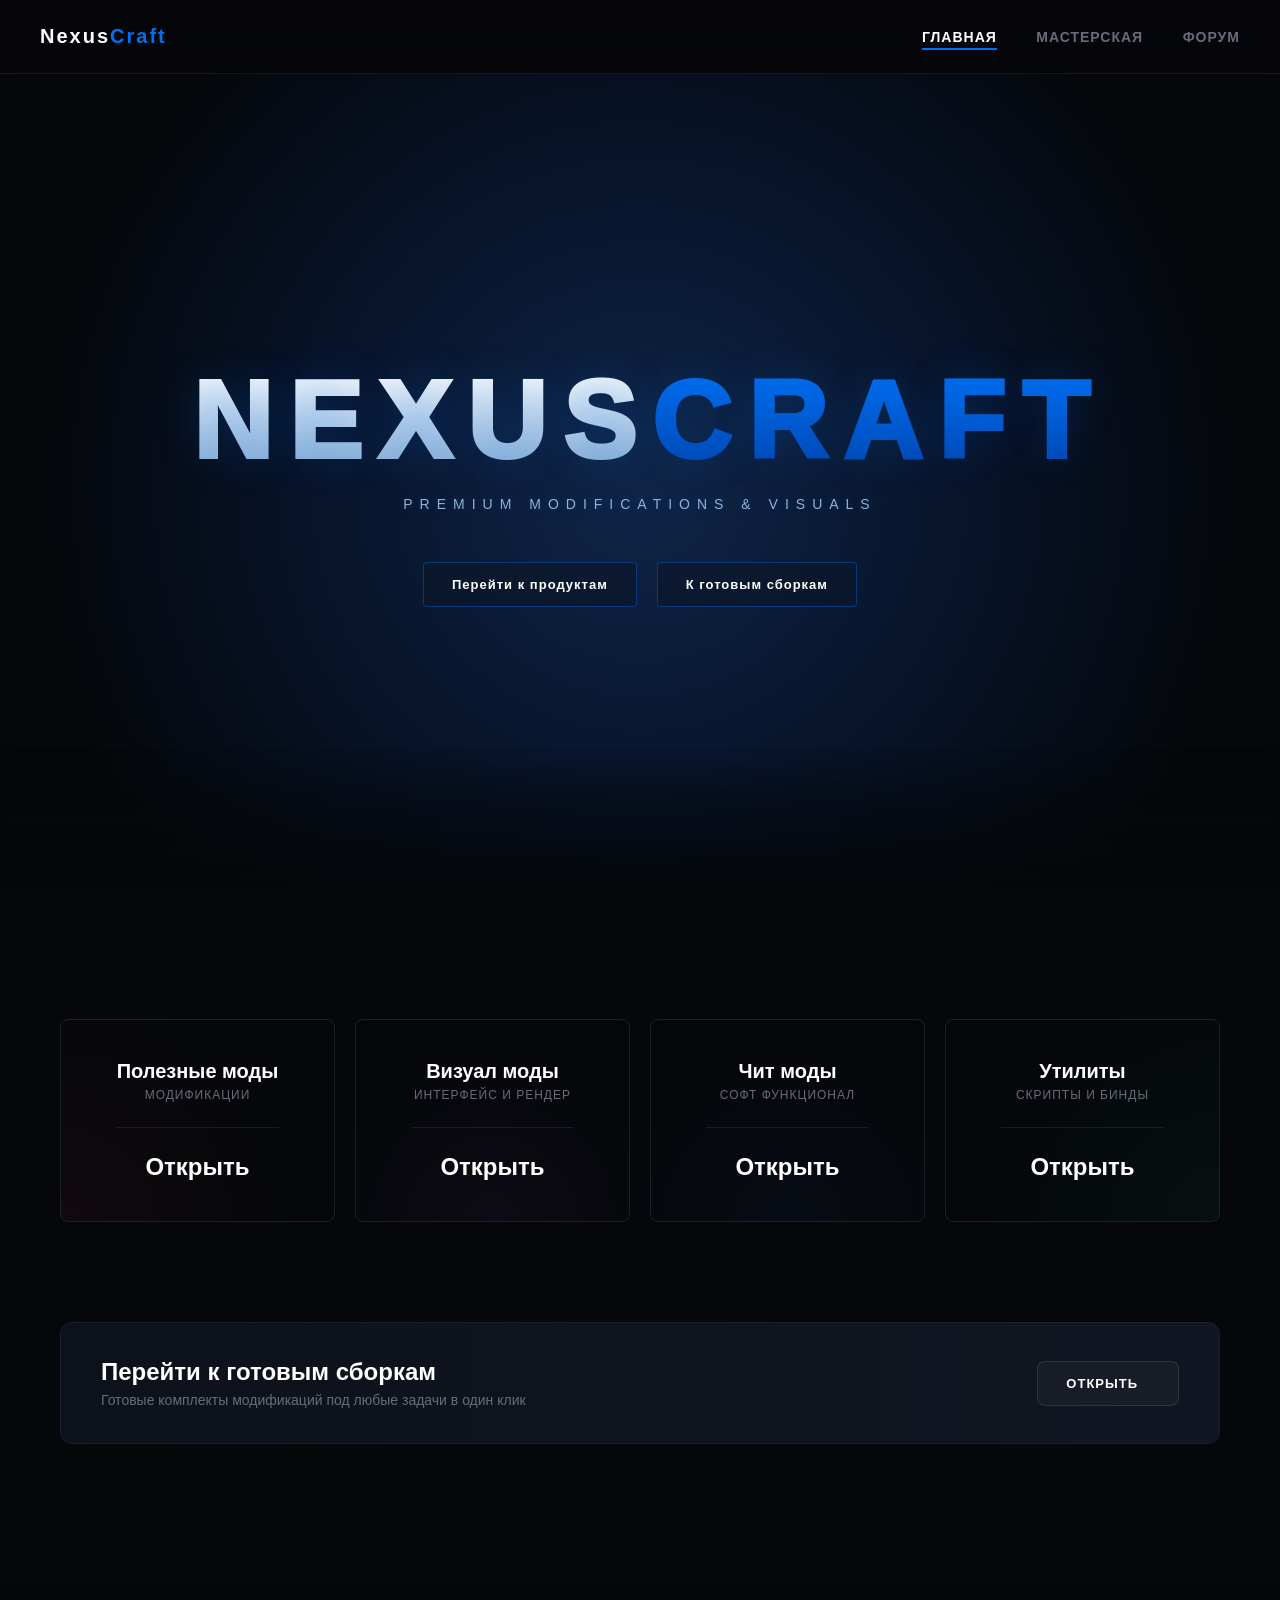
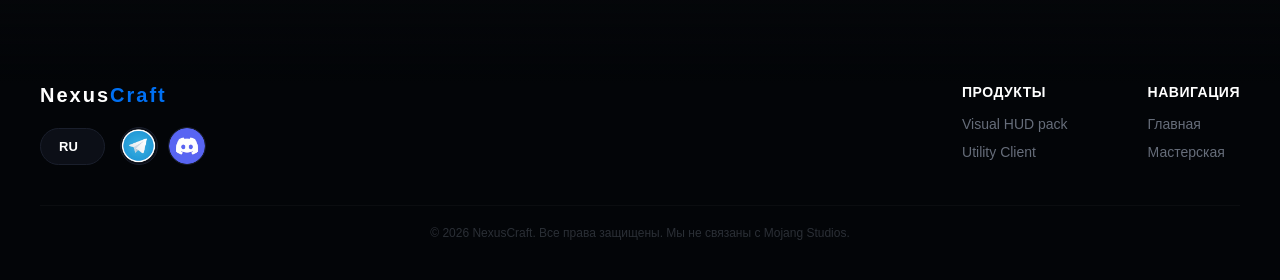
<file: index.html>
<!DOCTYPE html>
<html lang="ru">
<head>
    <meta charset="UTF-8">
    <meta name="viewport" content="width=device-width, initial-scale=1.0">
    <title>NexusCraft — Premium Minecraft Ecosystem</title>
    <!-- Подключение файла стилей -->
    <link rel="stylesheet" href="style.css">
    <!-- Иконки Font Awesome -->
    <link rel="stylesheet" href="https://cloudflare.com">
    
    <!-- ЗАЩИТНЫЙ СТИЛЬ ОТ ЧЕРНОГО ЭКРАНА -->
    <style>
        body, .home-wrapper, .catalog-section, #builds-page-screen, #home-screen {
            opacity: 1 !important;
            transform: none !important;
            display: block !important;
        }
        .hidden {
            display: none !important;
        }
    </style>
</head>
<body>
    <!-- ШАПКА САЙТА (НАВИГАЦИЯ) -->
    <header>
        <div class="nav-container">
            <a href="index.html" class="logo" id="nav-logo">Nexus<span>Craft</span></a>
            <nav class="nav-links">
                <a href="index.html" id="link-home" class="active" data-translate="nav_home">Главная</a>
                <a href="workshop.html" id="link-mods" data-translate="nav_workshop">Мастерская</a>
                <a href="forum.html" id="link-forum" data-translate="nav_forum">Форум</a>
            </nav>
        </div>
    </header>

    <!-- ГЛАВНАЯ СТРАНИЦА (ОБЕРТКА) -->
    <section class="home-wrapper screen-fade-in" id="home-screen">
        <!-- ВЕРХНИЙ БЛОК ПРИВЕТСТВИЯ -->
        <div class="hero-section">
            <div class="hero-content">
                <div class="main-title">
                    <span class="letter">N</span>
                    <span class="letter">E</span>
                    <span class="letter">X</span>
                    <span class="letter">U</span>
                    <span class="letter">S</span>
                    <span class="letter accent-letter">C</span>
                    <span class="letter accent-letter">R</span>
                    <span class="letter accent-letter">A</span>
                    <span class="letter accent-letter">F</span>
                    <span class="letter accent-letter">T</span>
                </div>
                <div class="sub-title" data-translate="hero_subtitle">PREMIUM MODIFICATIONS & VISUALS</div>
                <div class="hero-buttons">
                    <button class="nav-trigger-btn" id="to-products-btn" data-translate="btn_to_products">Перейти к продуктам</button>
                    <a href="builds.html" class="nav-trigger-btn" id="to-builds-btn" data-translate="btn_to_builds" style="text-decoration: none; display: inline-flex; align-items: center; justify-content: center;">К готовым сборкам</a>
                </div>
            </div>
        </div>
        
        <!-- РАЗДЕЛ С 4 ЯЧЕЙКАМИ (ПРОДУКТЫ) -->
        <div class="products-section" id="products-zone">
            <div class="category-grid">
                <a href="workshop.html?cat=utility" class="category-card card-red" style="text-decoration: none; display: block;">
                    <div class="cat-title" data-translate="cat_utility_title">Полезные моды</div>
                    <div class="cat-subtitle" data-translate="cat_utility_sub">модификации</div>
                    <div class="cat-divider"></div>
                    <div class="cat-status" data-translate="cat_open">Открыть</div>
                </a>
                <a href="workshop.html?cat=visuals" class="category-card card-purple" style="text-decoration: none; display: block;">
                    <div class="cat-title" data-translate="cat_visuals_title">Визуал моды</div>
                    <div class="cat-subtitle" data-translate="cat_visuals_sub">интерфейс и рендер</div>
                    <div class="cat-divider"></div>
                    <div class="cat-status" data-translate="cat_open">Открыть</div>
                </a>
                <a href="workshop.html?cat=cheats" class="category-card card-blue" style="text-decoration: none; display: block;">
                    <div class="cat-title" data-translate="cat_cheats_title">Чит моды</div>
                    <div class="cat-subtitle" data-translate="cat_cheats_sub">софт функционал</div>
                    <div class="cat-divider"></div>
                    <div class="cat-status" data-translate="cat_open">Открыть</div>
                </a>
                <a href="workshop.html?cat=tools" class="category-card card-green" style="text-decoration: none; display: block;">
                    <div class="cat-title" data-translate="cat_tools_title">Утилиты</div>
                    <div class="cat-subtitle" data-translate="cat_tools_sub">скрипты и бинды</div>
                    <div class="cat-divider"></div>
                    <div class="cat-status" data-translate="cat_open">Открыть</div>
                </a>
            </div>
        </div>
        
        <!-- БЛОК: ШИРОКАЯ КНОПКА СБОРОК -->
        <div class="builds-section" id="builds-zone">
            <a href="builds.html" class="wide-build-button" style="text-decoration: none; display: flex;">
                <div class="wide-btn-content" style="text-align: left;">
                    <h3 class="wide-btn-title" data-translate="wide_builds_title">Перейти к готовым сборкам</h3>
                    <p class="wide-btn-desc" data-translate="wide_builds_desc">Готовые комплекты модификаций под любые задачи в один клик</p>
                </div>
                <div class="wide-btn-action">
                    <span data-translate="wide_builds_action">ОТКРЫТЬ</span>
                    <i class="fa-solid fa-arrow-right"></i>
                </div>
            </a>
        </div>
    </section>

    <!-- МЯГКИЙ ПЕРЕХОД К ФУТЕРУ -->
    <div class="footer-blur-transition"></div>
    
    <!-- ФУТЕР (ПОДВАЛ САЙТА) -->
    <footer class="site-footer">
        <div class="footer-container">
            <div class="footer-brand">
                <a href="index.html" class="footer-logo">Nexus<span>Craft</span></a>
                <div class="footer-controls">
                    <div class="lang-dropdown" id="lang-dropdown">
                        <div class="lang-current" id="lang-current">
                            <span>RU</span>
                            <i class="fa-solid fa-chevron-down"></i>
                        </div>
                        <div class="lang-list">
                            <div class="lang-item active" data-lang="RU">Русский</div>
                            <div class="lang-item" data-lang="EN">English</div>
                        </div>
                    </div>
                    <div class="footer-socials">
                        <a href="#" class="social-btn"><img src="tg.png" alt="TG"></a>
                        <a href="#" class="social-btn"><img src="ds.png" alt="DS"></a>
                    </div>
                </div>
            </div>
            <div class="footer-links-grid">
                <div class="footer-column">
                    <h4 data-translate="footer_products">Продукты</h4>
                    <ul>
                        <li><a href="#">Visual HUD pack</a></li>
                        <li><a href="#">Utility Client</a></li>
                    </ul>
                </div>
                <div class="footer-column">
                    <h4 data-translate="footer_nav">Навигация</h4>
                    <ul>
                        <li><a href="index.html" id="footer-link-home" data-translate="nav_home">Главная</a></li>
                        <li><a href="workshop.html" id="footer-link-mods" data-translate="nav_workshop">Мастерская</a></li>
                    </ul>
                </div>
            </div>
        </div>
        <div class="footer-bottom">
            <p data-translate="footer_copyright">&copy; 2026 NexusCraft. Все права защищены. Мы не связаны с Mojang Studios.</p>
        </div>
    </footer>
    
    <!-- Подключение вашего скрипта 1.js -->
    <script src="1.js"></script>
</body>
</html>
</file>
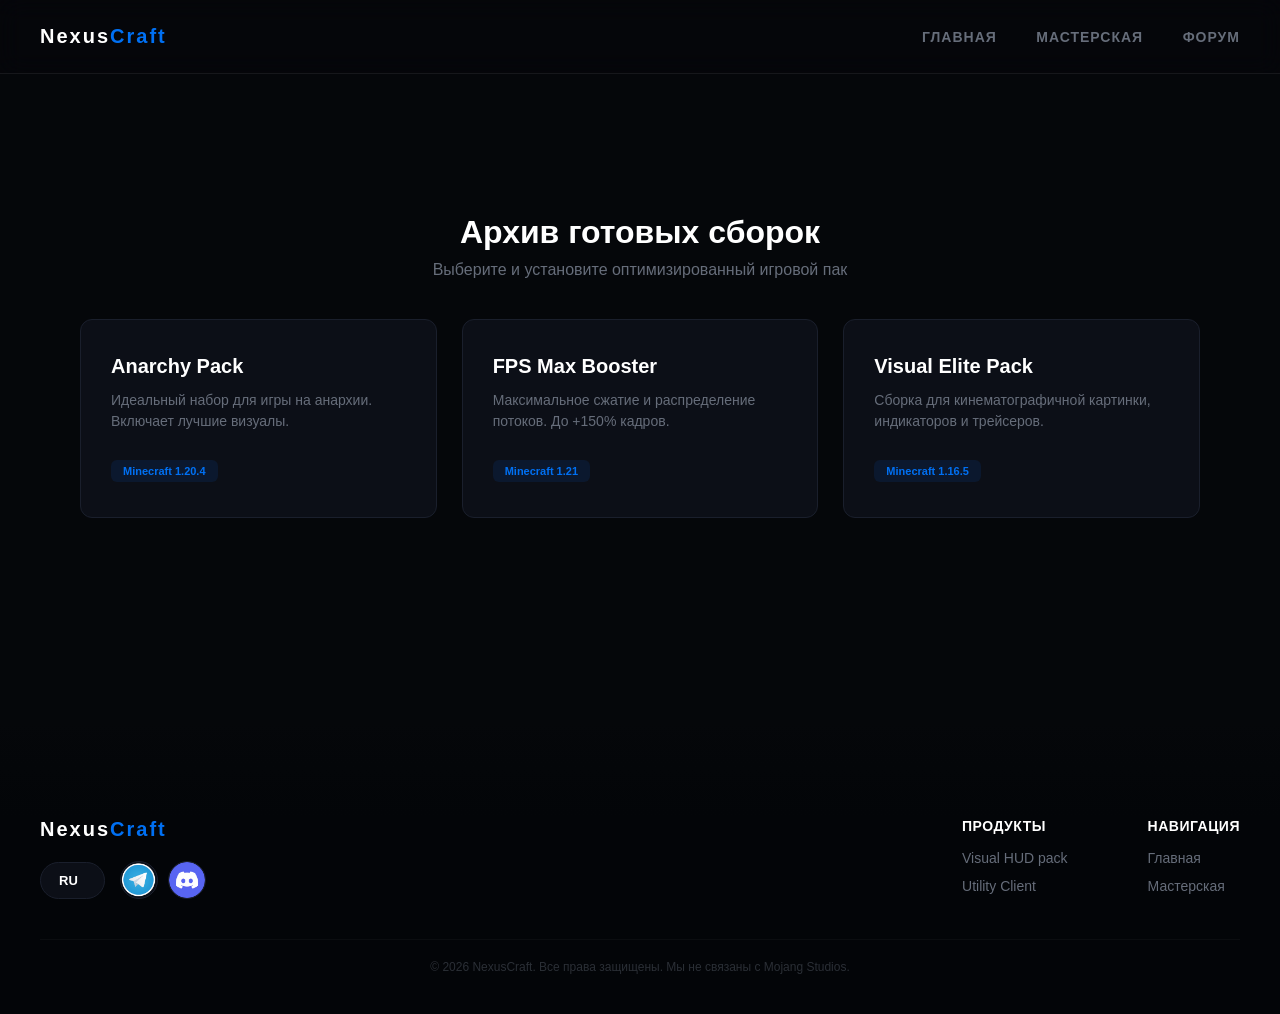
<file: builds.html>
<!DOCTYPE html>
<html lang="ru">
<head>
    <meta charset="UTF-8">
    <meta name="viewport" content="width=device-width, initial-scale=1.0">
    <title>Готовые сборки — NexusCraft</title>
    <!-- Подключение файла стилей -->
    <link rel="stylesheet" href="style.css">
    <!-- Иконки Font Awesome -->
    <link rel="stylesheet" href="https://cloudflare.com">
</head>
<body>
    <!-- ШАПКА САЙТА (НАВИГАЦИЯ) -->
    <header>
        <div class="nav-container">
            <a href="index.html" class="logo" id="nav-logo">Nexus<span>Craft</span></a>
            <nav class="nav-links">
                <a href="index.html" id="link-home" data-translate="nav_home">Главная</a>
                <a href="workshop.html" id="link-mods" data-translate="nav_workshop">Мастерская</a>
                <a href="forum.html" id="link-forum" data-translate="nav_forum">Форум</a>
            </nav>
        </div>
    </header>

    <!-- ОТДЕЛЬНАЯ СТРАНИЦА ГОТОВЫХ СБОРОК -->
    <main class="catalog-section" id="builds-page-screen">
        <div class="builds-page-header">
            <h2 data-translate="builds_page_title">Архив готовых сборок</h2>
            <p data-translate="builds_page_desc">Выберите и установите оптимизированный игровой пак</p>
        </div>
        <div class="builds-page-grid" id="builds-list-container">
            <!-- Данные генерируются из 1.js -->
        </div>
    </main>

    <!-- МЯГКИЙ ПЕРЕХОД К ФУТЕРУ -->
    <div class="footer-blur-transition"></div>
    <!-- ФУТЕР (ПОДВАЛ САЙТА) -->
    <footer class="site-footer">
        <div class="footer-container">
            <div class="footer-brand">
                <a href="index.html" class="footer-logo">Nexus<span>Craft</span></a>
                <div class="footer-controls">
                    <div class="lang-dropdown" id="lang-dropdown">
                        <div class="lang-current" id="lang-current">
                            <span>RU</span>
                            <i class="fa-solid fa-chevron-down"></i>
                        </div>
                        <div class="lang-list">
                            <div class="lang-item active" data-lang="RU">Русский</div>
                            <div class="lang-item" data-lang="EN">English</div>
                        </div>
                    </div>
                    <div class="footer-socials">
                        <a href="#" class="social-btn"><img src="tg.png" alt="TG"></a>
                        <a href="#" class="social-btn"><img src="ds.png" alt="DS"></a>
                    </div>
                </div>
            </div>
            <div class="footer-links-grid">
                <div class="footer-column">
                    <h4 data-translate="footer_products">Продукты</h4>
                    <ul>
                        <li><a href="#">Visual HUD pack</a></li>
                        <li><a href="#">Utility Client</a></li>
                    </ul>
                </div>
                <div class="footer-column">
                    <h4 data-translate="footer_nav">Navigation</h4>
                    <ul>
                        <li><a href="index.html" id="footer-link-home" data-translate="nav_home">Главная</a></li>
                        <li><a href="workshop.html" id="footer-link-mods" data-translate="nav_workshop">Мастерская</a></li>
                    </ul>
                </div>
            </div>
        </div>
        <div class="footer-bottom">
            <p data-translate="footer_copyright">&copy; 2026 NexusCraft. Все права защищены. Мы не связаны с Mojang Studios.</p>
        </div>
    </footer>
    <!-- Подключение вашего скрипта 1.js -->
    <script src="1.js"></script>
</body>
</html>
</file>
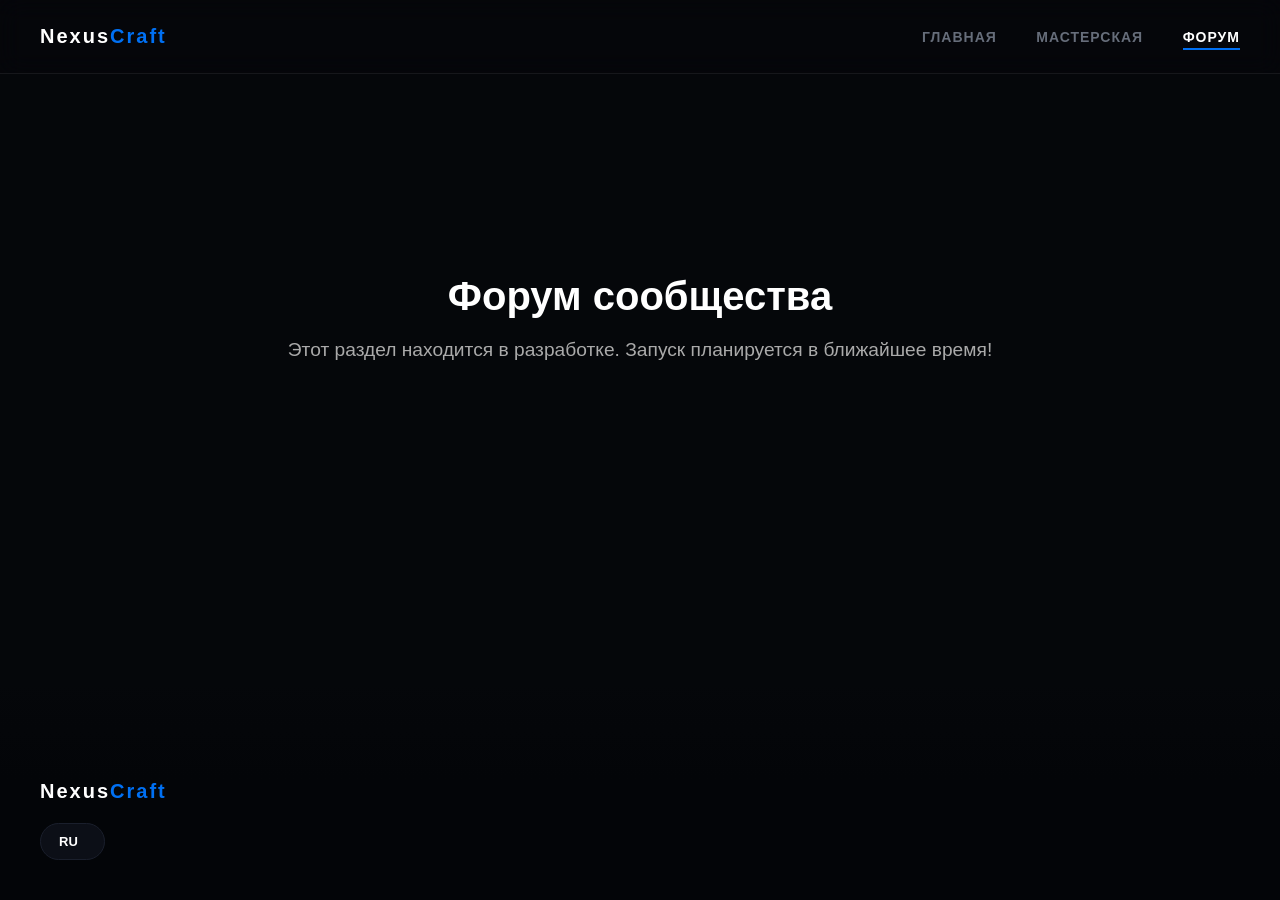
<file: forum.html>
<!DOCTYPE html>
<html lang="ru">
<head>
    <meta charset="UTF-8">
    <meta name="viewport" content="width=device-width, initial-scale=1.0">
    <title>Форум — NexusCraft</title>
    <link rel="stylesheet" href="style.css">
    <link rel="stylesheet" href="https://cloudflare.com">
</head>
<body>
    <header>
        <div class="nav-container">
            <a href="index.html" class="logo" id="nav-logo">Nexus<span>Craft</span></a>
            <nav class="nav-links">
                <a href="index.html" id="link-home" data-translate="nav_home">Главная</a>
                <a href="workshop.html" id="link-mods" data-translate="nav_workshop">Мастерская</a>
                <a href="forum.html" id="link-forum" class="active" data-translate="nav_forum">Форум</a>
            </nav>
        </div>
    </header>

    <main class="catalog-section" style="text-align: center; padding: 120px 20px;">
        <h2 style="font-size: 2.5rem; margin-bottom: 20px; color: #fff;">Форум сообщества</h2>
        <p style="font-size: 1.2rem; color: #aaa;">Этот раздел находится в разработке. Запуск планируется в ближайшее время!</p>
    </main>

    <div class="footer-blur-transition"></div>
    <footer class="site-footer">
        <div class="footer-container">
            <div class="footer-brand">
                <a href="index.html" class="footer-logo">Nexus<span>Craft</span></a>
                <div class="footer-controls">
                    <div class="lang-dropdown" id="lang-dropdown">
                        <div class="lang-current" id="lang-current"><span>RU</span><i class="fa-solid fa-chevron-down"></i></div>
                        <div class="lang-list">
                            <div class="lang-item active" data-lang="RU">Русский</div>
                            <div class="lang-item" data-lang="EN">English</div>
                        </div>
                    </div>
                </div>
            </div>
        </div>
    </footer>
    <script src="1.js"></script>
</body>
</html>
</file>
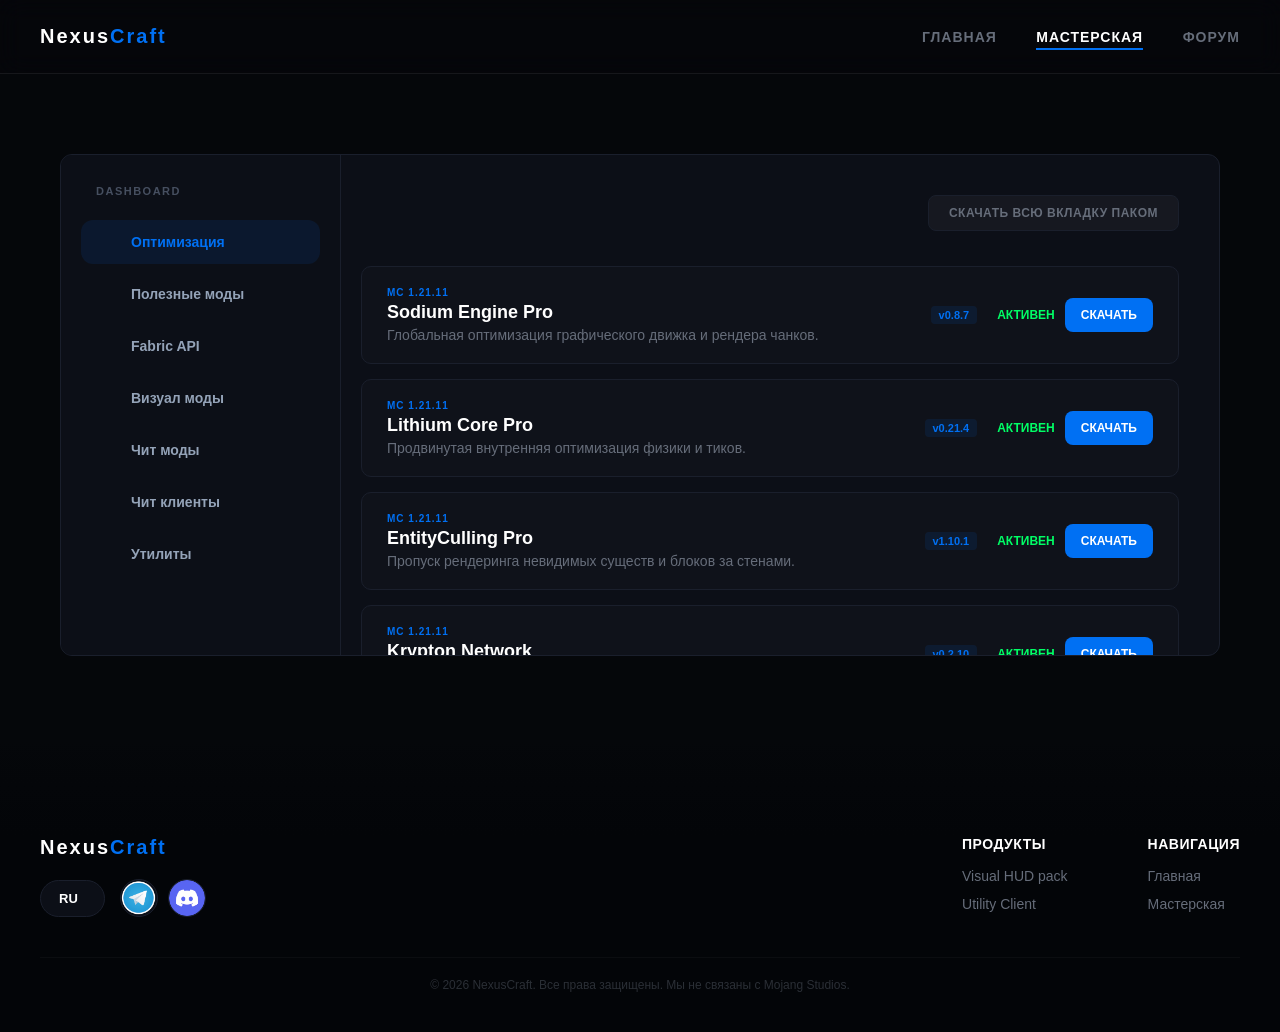
<file: workshop.html>
<!DOCTYPE html>
<html lang="ru">
<head>
    <meta charset="UTF-8">
    <meta name="viewport" content="width=device-width, initial-scale=1.0">
    <title>Мастерская — NexusCraft</title>
    <link class="style-link" rel="stylesheet" href="style.css">
    <!-- Иконки Font Awesome -->
    <link rel="stylesheet" href="https://cloudflare.com">
    
    <!-- ЗАЩИТНЫЙ СТИЛЬ ОТ ЧЕРНОГО ЭКРАНА -->
    <style>
        body, .home-wrapper, .catalog-section, #builds-page-screen, #catalog-screen {
            opacity: 1 !important;
            transform: none !important;
            display: block !important;
        }
        .hidden {
            display: none !important;
        }
    </style>
</head>
<body>
    <!-- ШАПКА САЙТА (НАВИГАЦИЯ) -->
    <header>
        <div class="nav-container">
            <a href="index.html" class="logo" id="nav-logo">Nexus<span>Craft</span></a>
            <nav class="nav-links">
                <a href="index.html" id="link-home" data-translate="nav_home">Главная</a>
                <a href="workshop.html" id="link-mods" class="active" data-translate="nav_workshop">Мастерская</a>
                <a href="forum.html" id="link-forum" data-translate="nav_forum">Форум</a>
            </nav>
        </div>
    </header>

    <!-- СТРАНИЦА МАСТЕРСКОЙ (КАТАЛОГ МОДОВ) -->
    <main class="catalog-section" id="catalog-screen">
        <div class="mod-layout">
            <!-- ДЭШБОРД С ЧИСТЫМ FABRIC API -->
            <div class="mod-sidebar">
                <div class="sidebar-title">DASHBOARD</div>
                <button class="sidebar-btn active" data-category="optimization" data-translate="cat_optimization_title">
                    <i class="fa-solid fa-gauge-high"></i>
                    <span>Оптимизация</span>
                </button>
                <button class="sidebar-btn" data-category="utility" data-translate="cat_utility_title">
                    <i class="fa-solid fa-table-columns"></i>
                    <span>Полезные моды</span>
                </button>
                <button class="sidebar-btn" data-category="fabric_api" data-translate="cat_fabric_title">
                    <i class="fa-solid fa-cubes"></i>
                    <span>Fabric API</span>
                </button>
                <button class="sidebar-btn" data-category="visuals" data-translate="cat_visuals_title">
                    <i class="fa-regular fa-eye"></i>
                    <span>Визуал моды</span>
                </button>
                <button class="sidebar-btn" data-category="cheats" data-translate="cat_cheats_title">
                    <i class="fa-solid fa-bolt"></i>
                    <span>Чит моды</span>
                </button>
                <button class="sidebar-btn" data-category="cheat_clients" data-translate="cat_clients_title">
                    <i class="fa-solid fa-shield-halved"></i>
                    <span>Чит клиенты</span>
                </button>
                <button class="sidebar-btn" data-category="tools" data-translate="cat_tools_title">
                    <i class="fa-solid fa-wrench"></i>
                    <span>Утилиты</span>
                </button>
            </div>
            <div class="mod-content">
                <div class="mod-list" id="mod-list-container"></div>
            </div>
        </div>
    </main>

    <!-- МЯГКИЙ ПЕРЕХОД К ФУТЕРУ -->
    <div class="footer-blur-transition"></div>
    
    <!-- ФУТЕР (ПОДВАЛ САЙТА) -->
    <footer class="site-footer">
        <div class="footer-container">
            <div class="footer-brand">
                <a href="index.html" class="footer-logo">Nexus<span>Craft</span></a>
                <div class="footer-controls">
                    <div class="lang-dropdown" id="lang-dropdown">
                        <div class="lang-current" id="lang-current"><span>RU</span><i class="fa-solid fa-chevron-down"></i></div>
                        <div class="lang-list">
                            <div class="lang-item active" data-lang="RU">Русский</div>
                            <div class="lang-item" data-lang="EN">English</div>
                        </div>
                    </div>
                    <div class="footer-socials">
                        <a href="#" class="social-btn"><img src="tg.png" alt="TG"></a>
                        <a href="#" class="social-btn"><img src="ds.png" alt="DS"></a>
                    </div>
                </div>
            </div>
            <div class="footer-links-grid">
                <div class="footer-column">
                    <h4 data-translate="footer_products">Продукты</h4>
                    <ul>
                        <li><a href="#">Visual HUD pack</a></li>
                        <li><a href="#">Utility Client</a></li>
                    </ul>
                </div>
                <div class="footer-column">
                    <h4 data-translate="footer_nav">Навигация</h4>
                    <ul>
                        <li><a href="index.html" data-translate="nav_home">Главная</a></li>
                        <li><a href="workshop.html" data-translate="nav_workshop">Мастерская</a></li>
                    </ul>
                </div>
            </div>
        </div>
        <div class="footer-bottom">
            <p data-translate="footer_copyright">&copy; 2026 NexusCraft. Все права защищены. Мы не связаны с Mojang Studios.</p>
        </div>
    </footer>
    <script src="1.js"></script>
</body>
</html>
</file>
<file: style.css>
/* ==========================================================================
   1. ГЛОБАЛЬНЫЕ ПЕРЕМЕННЫЕ, СБРОС И ГЛАВНАЯ АНИМАЦИЯ ЗАГРУЗКИ САЙТА
   ========================================================================== */
:root {
    --bg-color: #05070a;
    --panel-bg: #0c0f17;
    --accent-color: #0070f3;
    --text-main: #ffffff;
    --text-muted: #666d7a;
    --border-color: #1a1f2c;
}
* {
    box-sizing: border-box;
    margin: 0;
    padding: 0;
    font-family: -apple-system, BlinkMacSystemFont, 'Segoe UI', Roboto, sans-serif;
}
/* Избавились от конфликтов отображения в многостраничном режиме */
.catalog-section, .home-wrapper, #builds-page-screen {
    display: block;
}
/* Изначальное скрытие тела сайта для первой плавной загрузки */
body {
    background-color: var(--bg-color);
    color: var(--text-main);
    min-height: 100vh;
    display: flex;
    flex-direction: column;
    overflow-x: hidden;
    opacity: 0;
    transform: translateY(15px);
}
/* Класс первой инициализации сайта (срабатывает один раз при входе) */
body.site-init {
    opacity: 1;
    transform: translateY(0);
    transition: opacity 1.2s cubic-bezier(0.25, 1, 0.5, 1), transform 1.2s cubic-bezier(0.25, 1, 0.5, 1);
}
.hidden {
    display: none !important;
}
/* ==========================================================================
   2. НАВИГАЦИЯ (ШАПКА С ЭФФЕКТОМ МАТОВОГО СТЕКЛА)
   ========================================================================== */
header {
    background: rgba(5, 7, 10, 0.4);
    backdrop-filter: blur(12px);
    -webkit-backdrop-filter: blur(12px);
    border-bottom: 1px solid rgba(255, 255, 255, 0.07);
    position: sticky;
    top: 0;
    z-index: 100;
}
.nav-container {
    max-width: 1400px;
    margin: 0 auto;
    padding: 25px 40px;
    display: flex;
    justify-content: space-between;
    align-items: center;
}
.logo {
    font-size: 20px;
    font-weight: 900;
    color: #fff;
    text-decoration: none;
    letter-spacing: 2px;
}
.logo span {
    color: var(--accent-color);
}
.nav-links a {
    color: var(--text-muted);
    text-decoration: none;
    margin-left: 35px;
    font-size: 14px;
    font-weight: 600;
    letter-spacing: 1px;
    text-transform: uppercase;
    position: relative;
    padding-bottom: 5px;
    transition: color 0.3s;
}
.nav-links a:hover,
.nav-links a.active {
    color: #fff;
}
.nav-links a.active::after {
    content: '';
    position: absolute;
    bottom: 0;
    left: 0;
    width: 100%;
    height: 2px;
    background: var(--accent-color);
}
/* ==========================================================================
   3. ГЛАВНАЯ СТРАНИЦА: ХЕРО-БЛОК С ИСПРАВЛЕННЫМ ГРАДИЕНТОМ И ПОЛНОЙ АНИМАЦИЕЙ БУКВ
   ========================================================================== */
.home-wrapper {
    display: flex;
    flex-direction: column;
    width: 100%;
}
/* Класс анимации, запускаемый скриптом при каждом переходе на Главную */
.home-wrapper.screen-fade-in {
    animation: screenReveal 0.8s cubic-bezier(0.25, 1, 0.5, 1) forwards;
}
.hero-section {
    height: calc(100vh - 75px);
    display: flex;
    align-items: center;
    justify-content: center;
    background: radial-gradient(circle at center, #0f2547 0%, #071328 45%, #05070a 80%);
    position: relative;
}
.hero-section::after {
    content: '';
    position: absolute;
    bottom: 0;
    left: 0;
    width: 100%;
    height: 150px;
    background: linear-gradient(to bottom, transparent 0%, rgba(5, 7, 10, 0.4) 30%, #05070a 100%);
    backdrop-filter: blur(4px);
    -webkit-backdrop-filter: blur(4px);
    pointer-events: none;
    z-index: 1;
}
.hero-content {
    text-align: center;
    z-index: 2;
}
/* ОБНОВЛЕННЫЙ КОНТЕЙНЕР ДЛЯ БУКВ NEXUSCRAFT */
.main-title {
    font-size: 110px;
    font-weight: 950;
    line-height: 1;
    margin-bottom: 20px;
    display: flex;
    justify-content: center;
    align-items: center;
}
/* Каждая отдельная буква */
.letter {
    color: #ffffff;
    display: inline-block !important;
    opacity: 0;
    transform: translateY(-40px);
    background: linear-gradient(180deg, #ffffff 0%, #7ca7d1 100%);
    -webkit-background-clip: text;
    -webkit-text-fill-color: transparent;
    text-shadow: 0 0 40px rgba(0, 112, 243, 0.2);
    padding: 0 8px;
    will-change: transform, opacity;
}
/* Принудительный запуск падения при появлении класса активации экрана */
.screen-fade-in .letter {
    animation: letterDrop 0.7s cubic-bezier(0.25, 1, 0.5, 1) forwards !important;
}
/* Поочередная задержка падения */
.screen-fade-in .letter:nth-child(1) { animation-delay: 0.05s !important; }
.screen-fade-in .letter:nth-child(2) { animation-delay: 0.11s !important; }
.screen-fade-in .letter:nth-child(3) { animation-delay: 0.17s !important; }
.screen-fade-in .letter:nth-child(4) { animation-delay: 0.23s !important; }
.screen-fade-in .letter:nth-child(5) { animation-delay: 0.29s !important; }
.screen-fade-in .letter:nth-child(6) { animation-delay: 0.35s !important; }
.screen-fade-in .letter:nth-child(7) { animation-delay: 0.41s !important; }
.screen-fade-in .letter:nth-child(8) { animation-delay: 0.47s !important; }
.screen-fade-in .letter:nth-child(9) { animation-delay: 0.53s !important; }
.screen-fade-in .letter:nth-child(10) { animation-delay: 0.59s !important; }
/* Окрашивание слова CRAFT */
.screen-fade-in .letter.accent-letter {
    background: linear-gradient(180deg, #0070f3 0%, #0044ab 100%);
    -webkit-background-clip: text;
    -webkit-text-fill-color: transparent;
}
.sub-title {
    font-size: 14px;
    color: #8fb1d4;
    letter-spacing: 7px;
    margin-bottom: 50px;
    text-shadow: 0 0 10px rgba(0, 112, 243, 0.3);
}
.hero-buttons {
    display: flex;
    gap: 20px;
    justify-content: center;
}
.nav-trigger-btn {
    background: rgba(12, 22, 41, 0.6);
    border: 1px solid rgba(0, 112, 243, 0.4);
    color: #fff;
    padding: 14px 28px;
    font-size: 13px;
    font-weight: 700;
    letter-spacing: 1px;
    cursor: pointer;
    border-radius: 4px;
    backdrop-filter: blur(5px);
    transition: background 0.3s, border-color 0.3s, transform 0.2s, box-shadow 0.3s;
}
.nav-trigger-btn:hover {
    background: var(--accent-color);
    border-color: var(--accent-color);
    box-shadow: 0 0 20px rgba(0, 112, 243, 0.5);
    transform: translateY(-2px);
}
/* ==========================================================================
   4. ГЛАВНАЯ СТРАНИЦА: ЗОНА С 4 ЯЧЕЙКАМИ (ПРОДУКТЫ)
   ========================================================================== */
.products-section {
    max-width: 1200px;
    margin: 0 auto;
    padding: 120px 20px 80px 20px;
    width: 100%;
}
.category-grid {
    display: grid;
    grid-template-columns: repeat(auto-fit, minmax(240px, 1fr));
    gap: 20px;
}
.category-card {
    background: #0d111a;
    border: 1px solid var(--border-color);
    border-radius: 8px;
    padding: 40px 20px;
    cursor: pointer;
    text-align: center;
    transition: transform 0.3s, border-color 0.3s, box-shadow 0.3s;
}
.cat-title {
    font-size: 20px;
    font-weight: 700;
    color: #ffffff;
    margin-bottom: 5px;
}
.cat-subtitle {
    font-size: 12px;
    color: var(--text-muted);
    text-transform: uppercase;
    letter-spacing: 1px;
}
.cat-divider {
    height: 1px;
    background: rgba(255, 255, 255, 0.08);
    margin: 25px auto;
    width: 70%;
}
.cat-status {
    font-size: 24px;
    font-weight: 800;
    color: #ffffff;
}
.category-card.card-red { background: radial-gradient(circle at bottom left, rgba(235, 59, 90, 0.05), transparent 70%); }
.category-card.card-purple { background: radial-gradient(circle at bottom, rgba(165, 94, 234, 0.05), transparent 70%); }
.category-card.card-blue { background: radial-gradient(circle at bottom, rgba(56, 103, 214, 0.05), transparent 70%); }
.category-card.card-green { background: radial-gradient(circle at bottom right, rgba(32, 191, 107, 0.05), transparent 70%); }
.category-card:hover { transform: translateY(-5px); }
.category-card.card-red:hover {
    border-color: #eb3b5a;
    box-shadow: 0 10px 30px rgba(235, 59, 90, 0.1);
}
.category-card.card-purple:hover {
    border-color: #a55eff;
    box-shadow: 0 10px 30px rgba(165, 94, 234, 0.1);
}
.category-card.card-blue:hover {
    border-color: var(--accent-color);
    box-shadow: 0 10px 30px rgba(0, 112, 243, 0.15);
}
.category-card.card-green:hover {
    border-color: #20bf6b;
    box-shadow: 0 10px 30px rgba(32, 191, 107, 0.1);
}
/* ==========================================================================
   5. ГЛАВНАЯ СТРАНИЦА: ШИРОКАЯ ГОРИЗОНТАЛЬНАЯ КНОПКА СБОРОК
   ========================================================================== */
.builds-section {
    max-width: 1200px;
    margin: 20px auto 140px auto;
    padding: 0 20px;
    width: 100%;
}
.wide-build-button {
    background: linear-gradient(90deg, #0d111a 0%, #111622 100%);
    border: 1px solid var(--border-color);
    border-radius: 12px;
    padding: 35px 40px;
    display: flex;
    justify-content: space-between;
    align-items: center;
    cursor: pointer;
    transition: transform 0.3s, border-color 0.3s, box-shadow 0.3s;
}
.wide-btn-content { text-align: left; }
.wide-btn-title {
    font-size: 24px;
    font-weight: 800;
    color: #fff;
    margin-bottom: 6px;
}
.wide-btn-desc {
    color: var(--text-muted);
    font-size: 14px;
}
.wide-btn-action {
    display: flex;
    align-items: center;
    gap: 12px;
    background: rgba(255, 255, 255, 0.03);
    border: 1px solid rgba(255, 255, 255, 0.1);
    padding: 14px 28px;
    border-radius: 8px;
    font-weight: 700;
    font-size: 13px;
    letter-spacing: 1px;
    color: #fff;
    transition: all 0.3s ease;
}
.wide-build-button:hover {
    transform: translateY(-4px);
    border-color: var(--accent-color);
    box-shadow: 0 12px 40px rgba(0, 112, 243, 0.15);
    background: radial-gradient(circle at right, rgba(0, 112, 243, 0.06), transparent 60%), #0d111a;
}
.wide-build-button:hover .wide-btn-action {
    background: #fff;
    color: #000;
    border-color: #fff;
    box-shadow: 0 0 15px rgba(255, 255, 255, 0.2);
}
/* ==========================================================================
   6. СТРАНИЦА АРХИВА СБОРОК
   ========================================================================== */
.builds-page-header {
    text-align: center;
    margin: 60px 0 40px 0;
}
.builds-page-header h2 {
    font-size: 32px;
    margin-bottom: 10px;
}
.builds-page-header p { color: var(--text-muted); }
#builds-page-screen.screen-fade-in { animation: screenReveal 0.8s cubic-bezier(0.25, 1, 0.5, 1) forwards; }
.builds-page-grid {
    display: grid;
    grid-template-columns: repeat(auto-fit, minmax(300px, 1fr));
    gap: 25px;
    max-width: 1200px;
    margin: 0 auto 120px auto;
    padding: 0 20px;
}
.build-card {
    background: var(--panel-bg);
    border: 1px solid var(--border-color);
    border-radius: 12px;
    padding: 35px 30px;
    transition: transform 0.3s cubic-bezier(0.25, 1, 0.5, 1), border-color 0.3s ease, box-shadow 0.3s ease, background 0.3s ease;
}
.build-card h4 {
    font-size: 20px;
    margin-bottom: 12px;
    color: #fff;
}
.build-card p {
    color: var(--text-muted);
    font-size: 14px;
    margin-bottom: 25px;
    min-height: 45px;
    line-height: 1.5;
}
.build-version {
    font-size: 11px;
    color: var(--accent-color);
    background: rgba(0, 112, 243, 0.1);
    padding: 5px 12px;
    border-radius: 6px;
    font-weight: 700;
    display: inline-block;
}
.build-card:hover {
    transform: translateY(-6px);
    background: #111622;
    border-color: rgba(0, 112, 243, 0.4);
    box-shadow: 0 15px 35px rgba(0, 112, 243, 0.15);
}
/* ==========================================================================
   7. СТРАНИЦА МАСТЕРСКОЙ (КАТАЛОГ МОДОВ)
   ========================================================================== */
#catalog-screen.screen-fade-in {
    animation: screenReveal 0.8s cubic-bezier(0.25, 1, 0.5, 1) forwards;
}

.catalog-section {
    max-width: 1200px;
    margin: 80px auto;
    width: 100%;
    flex: 1;
    padding: 0 20px;
}

.mod-layout {
    display: grid;
    grid-template-columns: 260px 1fr;
    background: var(--panel-bg);
    border: 1px solid var(--border-color);
    border-radius: 12px;
    overflow: hidden;
    min-height: 500px;
    align-items: start;
}

/* --------------------------------------------------------------------------
   ОБНОВЛЕННЫЙ SIDEBAR С ФИКСАЦИЕЙ И ПРОКРУТКОЙ
   -------------------------------------------------------------------------- */
.mod-sidebar {
    background: #0c0f17;
    border-right: 1px solid var(--border-color);
    padding: 30px 20px;
    display: flex;
    flex-direction: column;
    gap: 8px;
    min-width: 280px;

    /* Жесткая фиксация высоты меню */
    height: 500px;
    overflow-y: auto;
    position: sticky;
    top: 100px;
}

.sidebar-title {
    font-size: 11px;
    font-weight: 800;
    color: #464f60;
    letter-spacing: 1.5px;
    padding-left: 15px;
    margin-bottom: 15px;
    text-transform: uppercase;
}

.sidebar-btn {
    background: transparent;
    border: none;
    color: #94a3b8;
    padding: 14px 18px;
    text-align: left;
    font-size: 14px;
    font-weight: 600;
    cursor: pointer;
    border-radius: 12px;
    display: flex;
    align-items: center;
    gap: 12px;
    transition: all 0.2s ease;
    width: 100%;
}

.sidebar-btn i {
    font-size: 16px;
    width: 20px;
    text-align: center;
}

.sidebar-btn:hover {
    color: #fff;
    background: rgba(255, 255, 255, 0.03);
}

.sidebar-btn.active {
    color: #0070f3 !important;
    background: rgba(0, 112, 243, 0.1) !important;
    border-left: none !important;
    border-radius: 12px !important;
    padding-left: 18px !important;
}

.sidebar-btn.active i {
    color: #0070f3 !important;
}

/* --------------------------------------------------------------------------
   ОБЛАСТЬ СОДЕРЖИМОГО С ФИКСИРОВАННОЙ ВЫСОТОЙ И ПРОКРУТКОЙ
   -------------------------------------------------------------------------- */
.mod-content {
    padding: 40px;

    /* Высота совпадает с .mod-sidebar */
    height: 500px;
    overflow-y: auto;
}

/* --------------------------------------------------------------------------
   КОМПАКТНАЯ КНОПКА "СКАЧАТЬ ВСЁ"
   -------------------------------------------------------------------------- */
.compact-download-all-zone {
    width: 100%;
    margin-bottom: 20px;
    display: flex;
    justify-content: flex-end;
}

.multi-download-btn {
    background: rgba(255, 255, 255, 0.04) !important;
    border: 1px solid var(--border-color) !important;
    color: var(--text-muted) !important;
    padding: 10px 20px !important;
    font-size: 12px !important;
    font-weight: 700;
    letter-spacing: 0.5px;
    text-transform: uppercase;
    border-radius: 8px;
    cursor: pointer;
    transition: all 0.2s ease;
}

.multi-download-btn:hover {
    background: var(--accent-color) !important;
    border-color: var(--accent-color) !important;
    color: #fff !important;
    box-shadow: 0 0 15px rgba(0, 112, 243, 0.3);
}

/* --------------------------------------------------------------------------
   СТИЛЬНЫЕ СКРОЛЛБАРЫ ДЛЯ БОКОВОГО МЕНЮ И КОНТЕНТА
   -------------------------------------------------------------------------- */
.mod-sidebar::-webkit-scrollbar,
.mod-content::-webkit-scrollbar {
    width: 6px;
}

.mod-sidebar::-webkit-scrollbar-track,
.mod-content::-webkit-scrollbar-track {
    background: rgba(255, 255, 255, 0.01);
    border-radius: 10px;
}

.mod-sidebar::-webkit-scrollbar-thumb,
.mod-content::-webkit-scrollbar-thumb {
    background: rgba(255, 255, 255, 0.1);
    border-radius: 10px;
    transition: background 0.2s ease;
}

.mod-sidebar::-webkit-scrollbar-thumb:hover,
.mod-content::-webkit-scrollbar-thumb:hover {
    background: var(--accent-color);
}

/* Firefox */
.mod-sidebar,
.mod-content {
    scrollbar-width: thin;
    scrollbar-color: rgba(255, 255, 255, 0.1) transparent;
}

/* -------------------------------------------------------------------------- */

.mod-list {
    display: flex;
    flex-direction: column;
    gap: 15px;
}

.mod-list.items-loading {
    animation: screenReveal 0.4s ease-out forwards;
}

.mod-item {
    background: rgba(255, 255, 255, 0.01);
    border: 1px solid var(--border-color);
    padding: 20px 25px;
    border-radius: 10px;
    display: flex;
    justify-content: space-between;
    align-items: center;
}

.mod-version {
    font-size: 11px;
    background: rgba(0, 112, 243, 0.1);
    color: var(--accent-color);
    padding: 3px 8px;
    border-radius: 4px;
    font-weight: 700;
}

.mod-name {
    font-size: 18px;
    margin: 8px 0 4px 0;
    font-weight: 700;
}

.mod-description {
    color: var(--text-muted);
    font-size: 14px;
}

.mod-status {
    font-size: 12px;
    color: #00ff66;
    font-weight: 600;
    text-transform: uppercase;
}
/* ==========================================================================
   8. ПЛАВНЫЙ И РАЗМЫТЫЙ ПЕРЕХОД К ФУТЕРУ
   ========================================================================== */
.footer-blur-transition {
    width: 100%;
    height: 100px;
    margin-top: auto;
    position: relative;
    z-index: 2;
    background: linear-gradient(to bottom, transparent 0%, #030508 100%);
}
/* ==========================================================================
   9. ОРИГИНАЛЬНЫЙ СТИЛЬНЫЙ ФУТЕР
   ========================================================================== */
.site-footer {
    background: #030508;
    padding: 0px 40px 40px 40px;
    position: relative;
    z-index: 3;
}
.footer-container {
    max-width: 1400px;
    margin: 0 auto;
    display: flex;
    justify-content: space-between;
    align-items: flex-start;
    gap: 40px;
    flex-wrap: wrap;
}
.footer-brand {
    display: flex;
    flex-direction: column;
    gap: 20px;
    min-width: 250px;
}
.footer-logo {
    font-size: 20px;
    font-weight: 900;
    color: #fff;
    text-decoration: none;
    letter-spacing: 2px;
}
.footer-logo span { color: var(--accent-color); }
.footer-controls {
    display: flex;
    align-items: center;
    gap: 15px;
}
.lang-dropdown {
    position: relative;
    user-select: none;
}
.lang-current {
    background: #0c0f17;
    border: 1px solid var(--border-color);
    color: #fff;
    padding: 10px 18px;
    border-radius: 20px;
    font-size: 13px;
    font-weight: 600;
    cursor: pointer;
    display: flex;
    align-items: center;
    gap: 8px;
    transition: background 0.2s, border-color 0.2s;
}
.lang-current:hover {
    background: #121824;
    border-color: rgba(255, 255, 255, 0.15);
}
.lang-current i {
    font-size: 10px;
    color: var(--text-muted);
    transition: transform 0.2s;
}
.lang-list {
    position: absolute;
    bottom: calc(100% + 8px);
    left: 0;
    background: #0c0f17;
    border: 1px solid var(--border-color);
    border-radius: 10px;
    width: 130px;
    display: none;
    overflow: hidden;
    z-index: 99999;
    box-shadow: 0 -10px 25px rgba(0, 0, 0, 0.6);
}
.lang-item {
    color: var(--text-muted);
    padding: 12px 16px;
    font-size: 13px;
    font-weight: 500;
    cursor: pointer;
    transition: background 0.2s, color 0.2s;
}
.lang-item:hover {
    background: rgba(255, 255, 255, 0.04);
    color: #fff;
}
.lang-item.active {
    color: var(--accent-color);
    background: rgba(0, 112, 243, 0.05);
    font-weight: 600;
}
.lang-dropdown.open .lang-list { display: block; }
.lang-dropdown.open .lang-current i { transform: rotate(180deg); }
.footer-socials {
    display: flex;
    gap: 10px;
}
.social-btn {
    background: #0c0f17;
    border: 1px solid var(--border-color);
    width: 38px !important;
    height: 38px !important;
    border-radius: 50%;
    display: flex;
    align-items: center;
    justify-content: center;
    overflow: hidden;
    transition: all 0.3s ease;
    text-decoration: none;
}
.social-btn img {
    display: block;
    width: 100% !important;
    height: 100% !important;
    max-width: 100% !important;
    max-height: 100% !important;
    object-fit: cover !important;
    transition: transform 0.3s ease;
    position: static !important;
}
.social-btn:hover {
    border-color: rgba(255, 255, 255, 0.25);
    transform: translateY(-2px);
}
.social-btn:hover img { transform: scale(1.1) !important; }
.footer-links-grid {
    display: flex;
    gap: 80px;
}
.footer-column {
    display: flex;
    flex-direction: column;
    gap: 15px;
    text-align: left;
}
.footer-column h4 {
    color: #fff;
    font-size: 14px;
    font-weight: 700;
    text-transform: uppercase;
    letter-spacing: 0.5px;
}
.footer-column ul {
    list-style: none;
    display: flex;
    flex-direction: column;
    gap: 10px;
}
.footer-column a {
    color: var(--text-muted);
    text-decoration: none;
    font-size: 14px;
    transition: color 0.2s;
}
.footer-column a:hover { color: #fff; }
.footer-bottom {
    max-width: 1400px;
    margin: 40px auto 0 auto;
    padding-top: 20px;
    border-top: 1px solid rgba(255, 255, 255, 0.03);
    text-align: center;
    color: rgba(102, 109, 122, 0.4);
    font-size: 12px;
    width: 100%;
}
/* ==========================================================================
   10. ПОДРОБНЫЕ КЛЮЧЕВЫЕ КАДРЫ ВСЕХ ТИПОВ АНИМАЦИЙ
   ========================================================================== */
@keyframes screenReveal {
    0% {
        opacity: 0;
        transform: translateY(14px);
    }
    100% {
        opacity: 1;
        transform: translateY(0);
    }
}
/* Обновленная плавная кинематографичная анимация падения букв */
@keyframes letterDrop {
    0% {
        opacity: 0;
        transform: translateY(-40px);
    }
    60% {
        opacity: 0.7;
        transform: translateY(4px);
    }
    100% {
        opacity: 1;
        transform: translateY(0);
    }
}
.main-title,
.main-title .letter,
.main-title .accent-letter {
    visibility: visible !important;
}
@supports not (-webkit-background-clip: text) {
    .main-title .letter { color: #ffffff !important; }
    .main-title .accent-letter { color: var(--accent-color) !important; }
}
.mod-actions {
    display: flex;
    align-items: center;
    gap: 10px;
}
.download-btn {
    background: var(--accent-color);
    color: #fff;
    border: none;
    border-radius: 8px;
    padding: 10px 16px;
    font-size: 12px;
    font-weight: 700;
    cursor: pointer;
}
.download-btn.secondary {
    background: rgba(255, 255, 255, 0.06);
    border: 1px solid var(--border-color);
}
/* Принудительное отображение страниц без привязки к JS */
body, .home-wrapper, .catalog-section, #builds-page-screen {
    opacity: 1 !important;
    transform: none !important;
}
.hidden {
    display: none !important;
}
</file>
